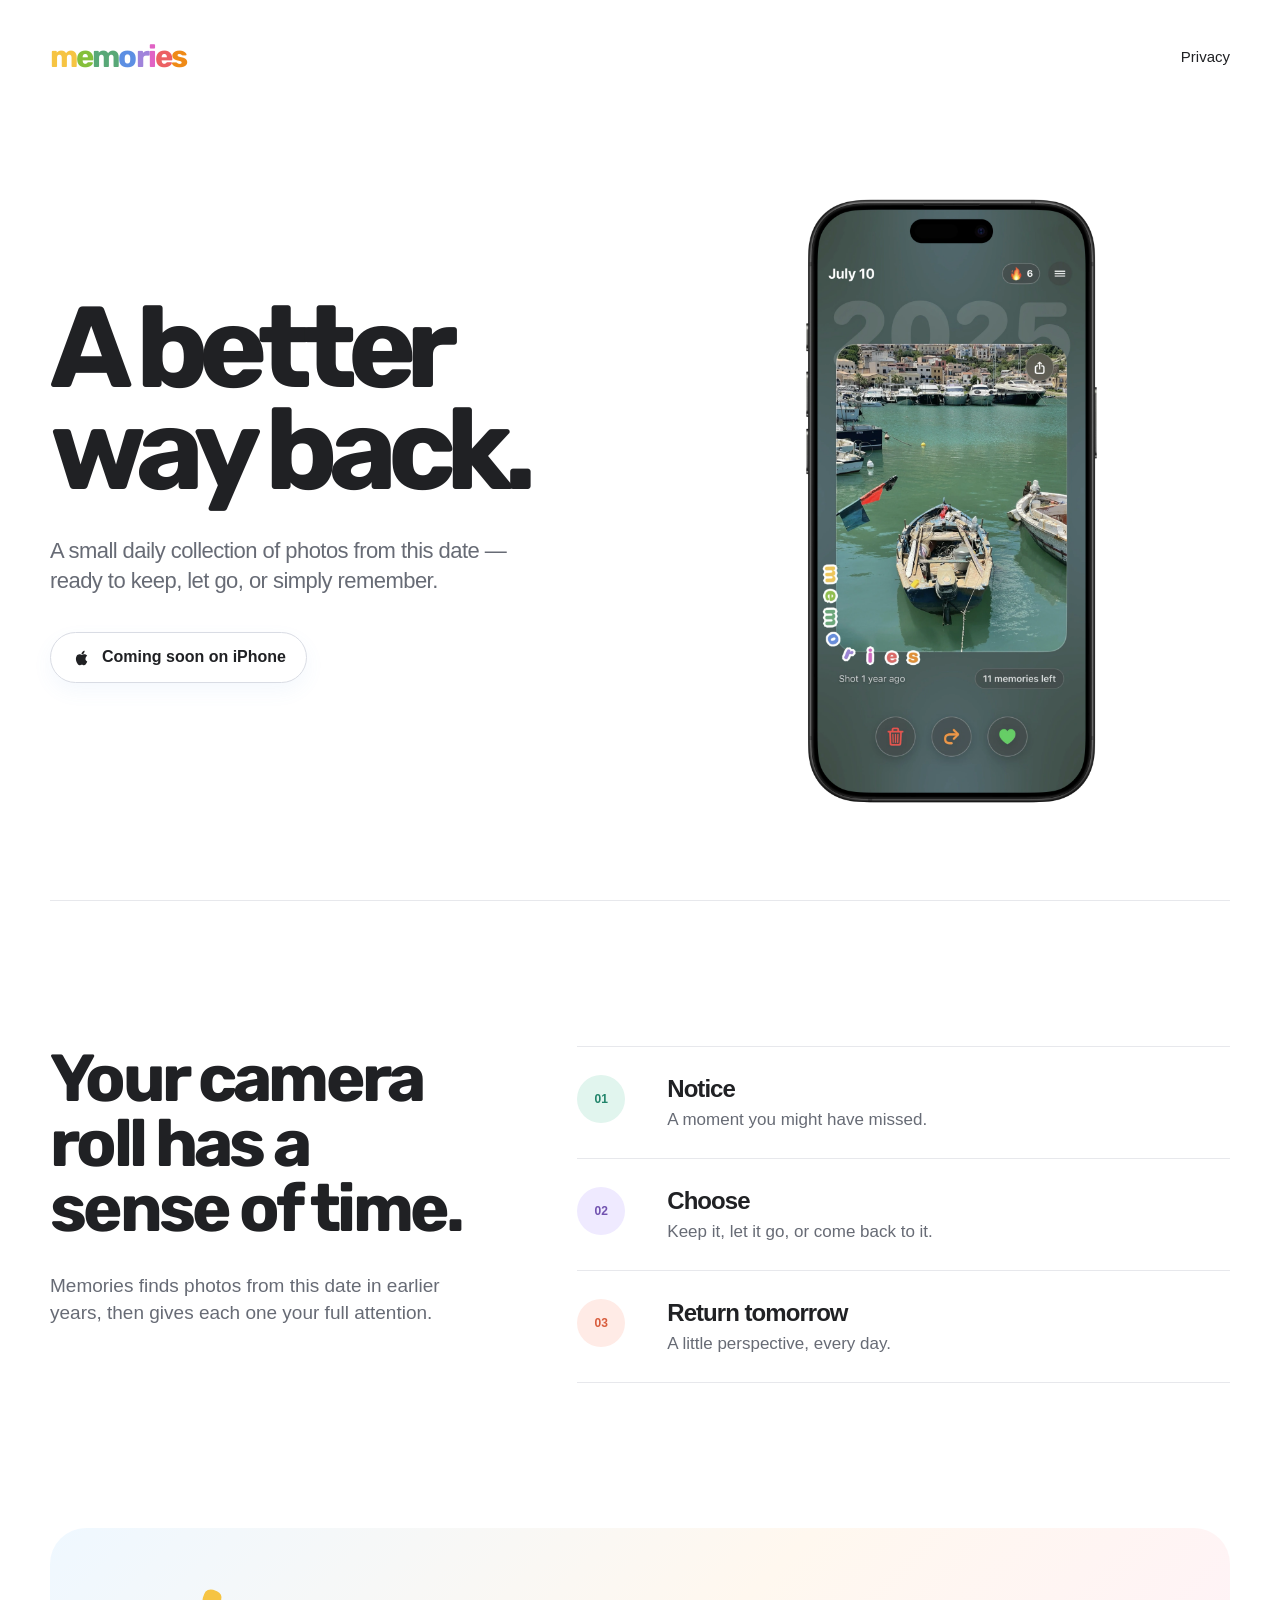
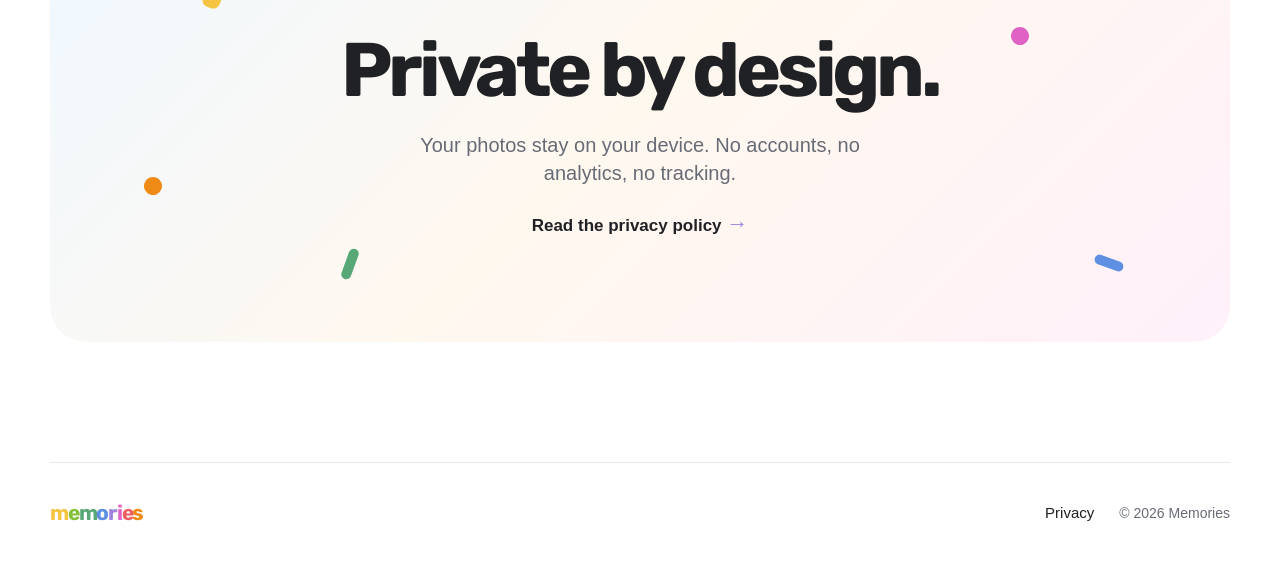
<file: index.html>
<!doctype html>
<html lang="en">
  <head>
    <meta charset="utf-8" />
    <meta name="viewport" content="width=device-width, initial-scale=1" />
    <meta name="description" content="Memories brings photos from this date back into view, privately on your iPhone." />
    <title>Memories — A better way back</title>
    <link rel="stylesheet" href="styles.css" />
    <link rel="stylesheet" href="rubik.css" />
    <link rel="stylesheet" href="screenshot.css?v=2" />
  </head>
  <body>
    <main>
      <nav class="nav shell" aria-label="Main navigation">
        <a class="wordmark" href="./" aria-label="Memories home"><span>m</span><span>e</span><span>m</span><span>o</span><span>r</span><span>i</span><span>e</span><span>s</span></a>
        <a class="nav-link" href="privacy/">Privacy</a>
      </nav>

      <section class="hero shell">
        <div class="hero-copy">
          <h1>A better<br />way back.</h1>
          <p>A small daily collection of photos from this date — ready to keep, let go, or simply remember.</p>
          <span class="coming-soon" aria-label="Coming soon on iPhone"><svg viewBox="0 0 24 24" aria-hidden="true"><path d="M16.7 13.1c0-2 1.7-3 1.8-3.1-1-1.4-2.5-1.6-3-1.6-1.3-.1-2.5.8-3.1.8-.7 0-1.6-.8-2.7-.8-1.4 0-2.7.8-3.4 2.1-1.5 2.6-.4 6.4 1 8.4.7 1 1.5 2.1 2.6 2 .9 0 1.3-.6 2.5-.6s1.5.6 2.5.6c1.1 0 1.8-1 2.5-2 .8-1.2 1.1-2.3 1.1-2.4-.1 0-2.1-.8-2.1-3.4ZM14.7 7.1c.6-.7 1-1.7.9-2.7-.9 0-2 .6-2.6 1.3-.6.6-1.1 1.6-1 2.6 1 .1 2-.5 2.7-1.2Z"/></svg>Coming soon on iPhone</span>
        </div>
        <img
          class="app-screenshot"
          src="assets/memories-app-1600.webp"
          width="2300"
          height="3400"
          fetchpriority="high"
          alt="The Memories app showing a photo from a past July 10"
        />
      </section>

      <section class="ritual shell">
        <div class="ritual-copy"><h2>Your camera roll has a sense of time.</h2><p>Memories finds photos from this date in earlier years, then gives each one your full attention.</p></div>
        <ol class="steps">
          <li><span class="step-dot aqua">01</span><div><strong>Notice</strong><p>A moment you might have missed.</p></div></li>
          <li><span class="step-dot purple">02</span><div><strong>Choose</strong><p>Keep it, let it go, or come back to it.</p></div></li>
          <li><span class="step-dot coral">03</span><div><strong>Return tomorrow</strong><p>A little perspective, every day.</p></div></li>
        </ol>
      </section>

      <section class="privacy-teaser shell"><div class="confetti" aria-hidden="true"><i></i><i></i><i></i><i></i><i></i></div><h2>Private by design.</h2><p>Your photos stay on your device. No accounts, no analytics, no tracking.</p><a class="text-link" href="privacy/">Read the privacy policy <span aria-hidden="true">→</span></a></section>
    </main>
    <footer class="shell"><a class="wordmark small" href="./" aria-label="Memories home"><span>m</span><span>e</span><span>m</span><span>o</span><span>r</span><span>i</span><span>e</span><span>s</span></a><a href="privacy/">Privacy</a><span>© 2026 Memories</span></footer>
  </body>
</html>
</file>
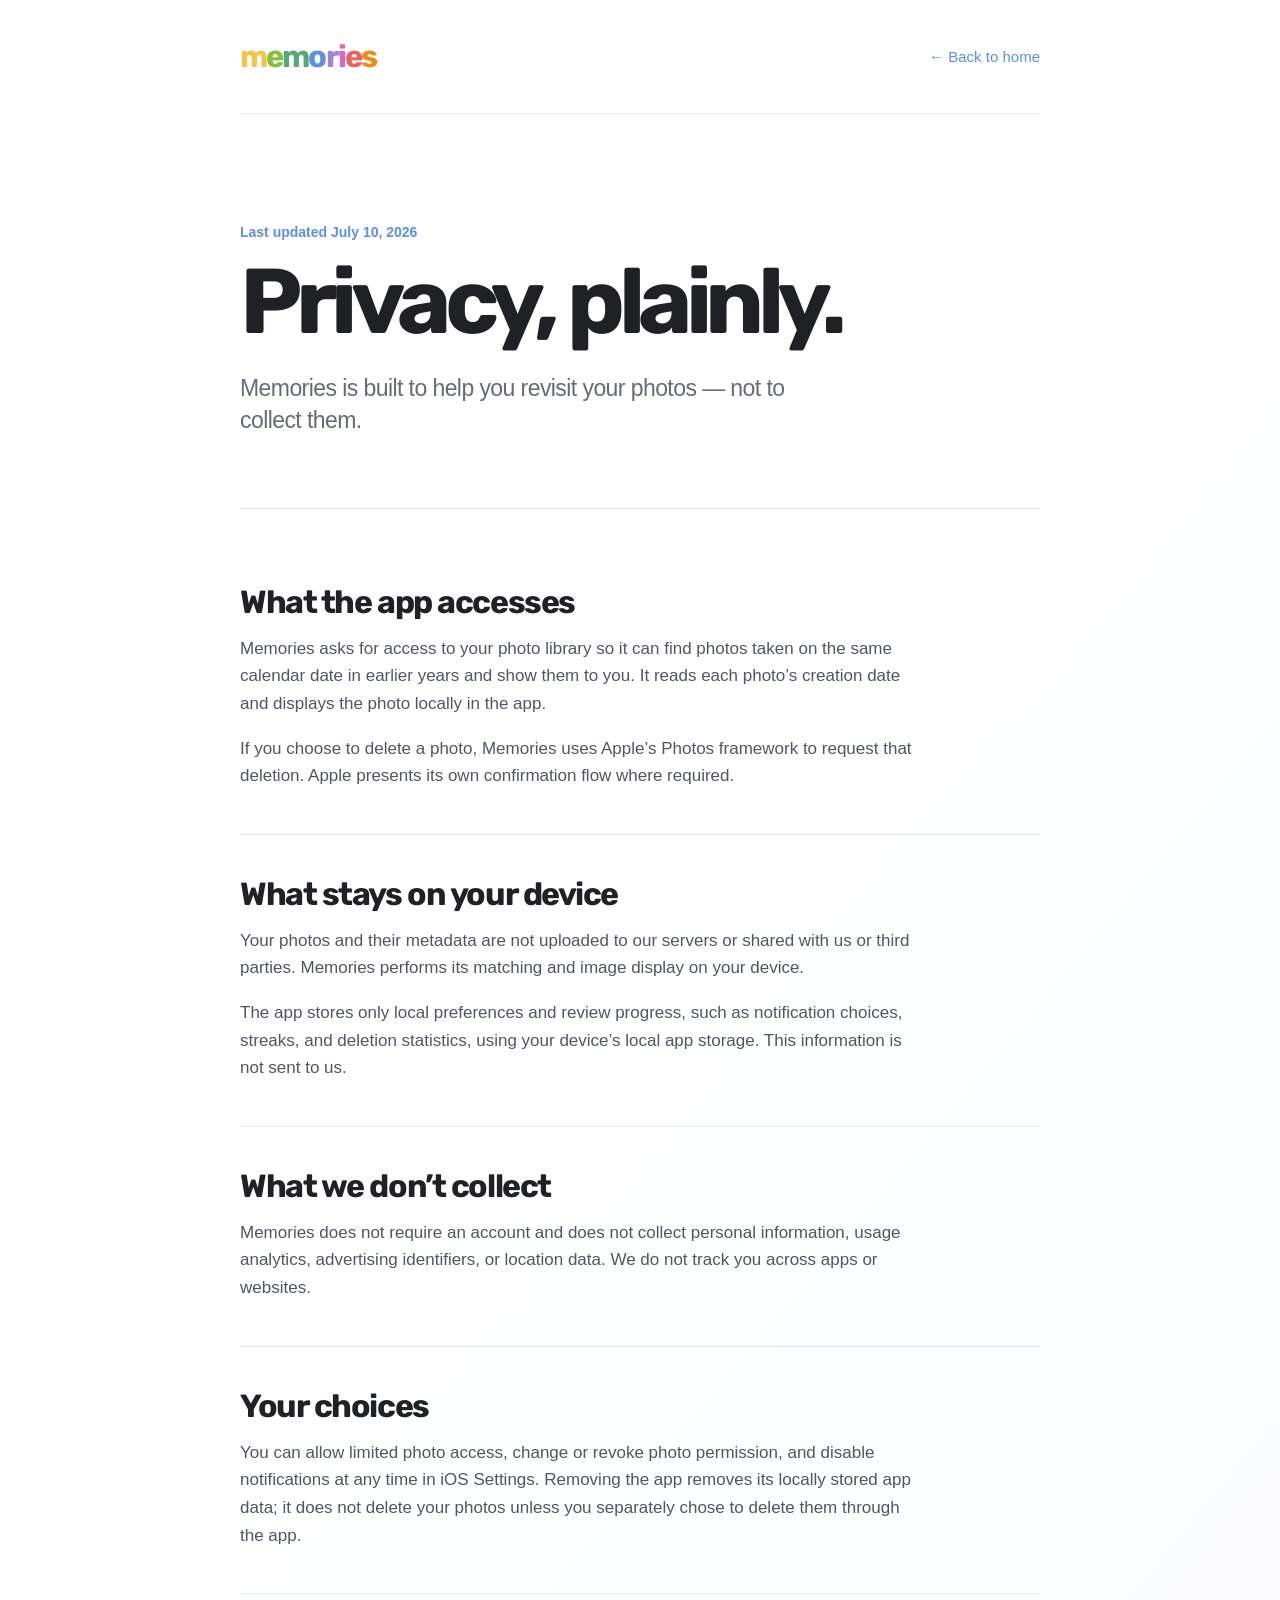
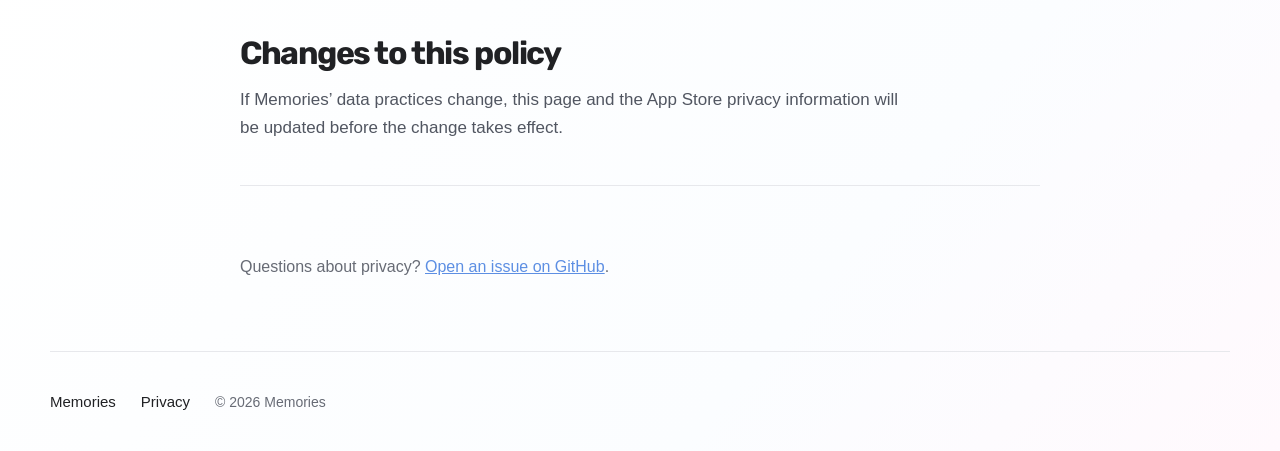
<file: privacy/index.html>
<!doctype html>
<html lang="en">
  <head><meta charset="utf-8" /><meta name="viewport" content="width=device-width, initial-scale=1" /><meta name="description" content="The Memories privacy policy." /><title>Privacy — Memories</title><link rel="stylesheet" href="../styles.css" /><link rel="stylesheet" href="../rubik.css" /></head>
  <body class="privacy-page">
    <main class="policy shell">
      <nav class="nav"><a class="wordmark" href="../" aria-label="Memories home"><span>m</span><span>e</span><span>m</span><span>o</span><span>r</span><span>i</span><span>e</span><span>s</span></a><a class="nav-link" href="../">← Back to home</a></nav>
      <header class="policy-intro"><p class="updated">Last updated July 10, 2026</p><h1>Privacy, plainly.</h1><p>Memories is built to help you revisit your photos — not to collect them.</p></header>
      <article>
        <section><h2>What the app accesses</h2><p>Memories asks for access to your photo library so it can find photos taken on the same calendar date in earlier years and show them to you. It reads each photo’s creation date and displays the photo locally in the app.</p><p>If you choose to delete a photo, Memories uses Apple’s Photos framework to request that deletion. Apple presents its own confirmation flow where required.</p></section>
        <section><h2>What stays on your device</h2><p>Your photos and their metadata are not uploaded to our servers or shared with us or third parties. Memories performs its matching and image display on your device.</p><p>The app stores only local preferences and review progress, such as notification choices, streaks, and deletion statistics, using your device’s local app storage. This information is not sent to us.</p></section>
        <section><h2>What we don’t collect</h2><p>Memories does not require an account and does not collect personal information, usage analytics, advertising identifiers, or location data. We do not track you across apps or websites.</p></section>
        <section><h2>Your choices</h2><p>You can allow limited photo access, change or revoke photo permission, and disable notifications at any time in iOS Settings. Removing the app removes its locally stored app data; it does not delete your photos unless you separately chose to delete them through the app.</p></section>
        <section><h2>Changes to this policy</h2><p>If Memories’ data practices change, this page and the App Store privacy information will be updated before the change takes effect.</p></section>
      </article>
      <p class="policy-end">Questions about privacy? <a href="https://github.com/alessandroliva/photoreview/issues">Open an issue on GitHub</a>.</p>
    </main>
    <footer class="shell"><a href="../">Memories</a><a href="./">Privacy</a><span>© 2026 Memories</span></footer>
  </body>
</html>
</file>
<file: styles.css>
:root{--ink:#202124;--muted:#676b75;--line:#e7e8ec;--paper:#fff;--red:#ec6063;--orange:#ef8a16;--yellow:#f6c443;--green:#85c03a;--aqua:#58a877;--blue:#5d8fe3;--purple:#a083db;--pink:#e062c4;--radius:28px}*{box-sizing:border-box}html{scroll-behavior:smooth}body{margin:0;background:var(--paper);color:var(--ink);font-family:-apple-system,BlinkMacSystemFont,"SF Pro Display","Helvetica Neue",Arial,sans-serif;-webkit-font-smoothing:antialiased}.shell{width:min(1180px,calc(100% - 48px));margin-inline:auto}.nav{height:112px;display:flex;align-items:center;justify-content:space-between}.wordmark{display:inline-flex;letter-spacing:-.06em;font-size:31px;font-weight:800;text-decoration:none;line-height:1}.wordmark span:nth-child(1){color:var(--yellow)}.wordmark span:nth-child(2){color:var(--green)}.wordmark span:nth-child(3){color:var(--aqua)}.wordmark span:nth-child(4){color:var(--blue)}.wordmark span:nth-child(5){color:var(--purple)}.wordmark span:nth-child(6){color:var(--pink)}.wordmark span:nth-child(7){color:var(--red)}.wordmark span:nth-child(8){color:var(--orange)}.nav-link,footer a{color:var(--ink);font-size:15px;text-decoration:none}.nav-link:hover,footer a:hover,.text-link:hover,.policy a:hover{text-decoration:underline}.hero{min-height:700px;display:grid;grid-template-columns:1.03fr .97fr;align-items:center;gap:32px;padding:30px 0 84px}.hero-copy h1{margin:0;font-size:clamp(72px,9vw,128px);letter-spacing:-.08em;line-height:.88;font-weight:700}.hero-copy p{max-width:510px;margin:36px 0;font-size:22px;line-height:1.35;letter-spacing:-.025em;color:var(--muted)}.coming-soon{display:inline-flex;align-items:center;gap:10px;padding:14px 20px;border:1px solid #d9dce4;border-radius:999px;font-size:16px;font-weight:600;box-shadow:0 8px 20px #5d8fe311}.coming-soon svg{width:21px;height:21px;fill:currentColor}.phone-stage{position:relative;height:640px;display:grid;place-items:center;isolation:isolate}.phone{position:relative;width:342px;height:610px;padding:66px 13px 14px;border:7px solid #252525;border-radius:54px;background:#171717;box-shadow:0 38px 62px #2a344a2e,0 4px 5px #0003;overflow:hidden;z-index:2}.island{position:absolute;z-index:3;top:14px;left:50%;width:114px;height:31px;border-radius:20px;transform:translateX(-50%);background:#080808}.phone-ui{position:absolute;z-index:3;top:65px;left:27px;color:#15171a;text-shadow:0 1px 3px #fff8}.date{font-size:23px;font-weight:700;margin:0}.years{font-size:14px;margin:3px 0}.more{position:absolute;left:245px;top:-8px;border:0;width:36px;height:36px;border-radius:50%;background:#fffdfcdd;color:#222;font-weight:700;letter-spacing:1px}.phone img{width:100%;height:100%;object-fit:cover;border-radius:38px}.phone-actions{position:absolute;display:flex;justify-content:space-between;align-items:center;left:28px;right:28px;bottom:27px;padding:10px 13px;border:1px solid #fff8;border-radius:26px;background:#ffffffa8;backdrop-filter:blur(16px)}.phone-actions span{display:grid;place-items:center;width:41px;height:41px;border-radius:50%;background:#fff;color:#222;font-size:27px;line-height:1}.orbit{position:absolute;border-radius:50%;filter:blur(1px);opacity:.78}.orbit-blue{width:310px;height:310px;background:#deecff;top:50px;right:5px}.orbit-pink{width:190px;height:190px;background:#ffe4f5;bottom:47px;left:5px}.orbit-yellow{width:128px;height:128px;background:#fff1c7;top:142px;left:2px}.ritual{padding:145px 0;display:grid;grid-template-columns:.78fr 1.22fr;gap:110px;border-top:1px solid var(--line)}h2{margin:0;letter-spacing:-.055em;font-size:clamp(42px,5.2vw,70px);line-height:.98}.ritual-copy p{max-width:420px;margin:30px 0 0;color:var(--muted);font-size:19px;line-height:1.45}.steps{display:grid;gap:0;margin:0;padding:0;list-style:none}.steps li{display:grid;grid-template-columns:70px 1fr;gap:20px;padding:28px 0;border-top:1px solid var(--line)}.steps li:last-child{border-bottom:1px solid var(--line)}.step-dot{display:grid;place-items:center;width:48px;height:48px;border-radius:50%;font-size:12px;font-weight:700}.aqua{background:#e1f5ee;color:#21846a}.purple{background:#efeaff;color:#7152b0}.coral{background:#ffebe6;color:#d85c3d}.steps strong{font-size:24px;letter-spacing:-.04em}.steps p{margin:7px 0 0;color:var(--muted);font-size:17px}.privacy-teaser{position:relative;overflow:hidden;margin-bottom:120px;padding:105px 10%;text-align:center;border-radius:36px;background:linear-gradient(135deg,#eff8ff 0%,#fff8ef 48%,#fff0fa 100%)}.privacy-teaser h2{font-size:clamp(46px,6vw,76px)}.privacy-teaser p{position:relative;z-index:1;max-width:500px;margin:24px auto;color:var(--muted);font-size:20px;line-height:1.4}.text-link{position:relative;z-index:1;color:var(--ink);font-size:17px;font-weight:650;text-decoration:none}.text-link span{color:var(--purple);font-size:22px}.confetti i{position:absolute;width:18px;height:18px;border-radius:7px;transform:rotate(20deg)}.confetti i:nth-child(1){background:var(--yellow);top:15%;left:13%}.confetti i:nth-child(2){background:var(--pink);top:24%;right:17%;border-radius:50%}.confetti i:nth-child(3){background:var(--aqua);bottom:15%;left:25%;width:10px;height:32px}.confetti i:nth-child(4){background:var(--blue);right:9%;bottom:18%;width:30px;height:10px}.confetti i:nth-child(5){background:var(--orange);top:60%;left:8%;border-radius:50%}footer{display:flex;align-items:center;gap:25px;min-height:100px;border-top:1px solid var(--line);color:var(--muted);font-size:14px}footer .small{font-size:21px;margin-right:auto}.privacy-page{background:linear-gradient(130deg,#fff 0%,#fff 42%,#fbfdff 80%,#fff9fd 100%)}.policy{max-width:800px}.policy .nav{height:114px;border-bottom:1px solid var(--line)}.policy-intro{padding:110px 0 72px;border-bottom:1px solid var(--line)}.updated{margin:0 0 19px;color:var(--blue);font-size:14px;font-weight:600}.policy-intro h1{margin:0;letter-spacing:-.07em;font-size:clamp(58px,8vw,92px);line-height:.94}.policy-intro>p:last-child{max-width:570px;margin:28px 0 0;font-size:23px;line-height:1.35;color:var(--muted);letter-spacing:-.025em}.policy article{padding:34px 0 72px}.policy article section{padding:44px 0;border-bottom:1px solid var(--line)}.policy article h2{font-size:32px;letter-spacing:-.045em}.policy article p{max-width:680px;margin:17px 0 0;color:#515661;font-size:17px;line-height:1.62}.policy-end{padding-bottom:75px;margin:0;color:var(--muted);font-size:16px}.policy a{color:var(--blue)}.privacy-page footer{max-width:1180px}
@media (max-width:760px){.shell{width:min(100% - 34px,600px)}.nav{height:84px}.wordmark{font-size:27px}.hero{grid-template-columns:1fr;padding-top:42px;gap:12px;min-height:auto}.hero-copy h1{font-size:clamp(65px,19vw,100px)}.hero-copy p{margin:28px 0;font-size:19px}.phone-stage{height:520px}.phone{transform:scale(.79);transform-origin:center}.ritual{padding:95px 0;grid-template-columns:1fr;gap:55px}.privacy-teaser{padding:72px 25px;margin-bottom:75px;border-radius:26px}.confetti i{transform:scale(.75)}footer{min-height:130px;flex-wrap:wrap;gap:16px}.policy .nav{height:84px}.policy-intro{padding:70px 0 52px}.policy-intro>p:last-child{font-size:20px}.policy article{padding-top:12px}.policy article section{padding:33px 0}.policy article h2{font-size:28px}.policy article p{font-size:16px}.privacy-page footer{width:min(100% - 34px,600px)}}
</file>
<file: rubik.css>
@font-face {
  font-family: "Rubik";
  src: url("assets/fonts/rubik-600.ttf") format("truetype");
  font-style: normal;
  font-weight: 600;
  font-display: swap;
}

@font-face {
  font-family: "Rubik";
  src: url("assets/fonts/rubik-700.ttf") format("truetype");
  font-style: normal;
  font-weight: 700;
  font-display: swap;
}

.wordmark,
.hero-copy h1,
h2,
.policy-intro h1 {
  font-family: "Rubik", -apple-system, BlinkMacSystemFont, "Helvetica Neue", Arial, sans-serif;
  font-weight: 700;
}
</file>
<file: screenshot.css>
.app-screenshot {
  display: block;
  width: min(100%, 600px);
  height: auto;
  margin: 0 auto;
}

@media (max-width: 760px) {
  .app-screenshot {
    width: min(100%, 440px);
  }
}

@media (min-width: 761px) {
  .hero {
    min-height: 0;
    padding-top: 0;
    padding-bottom: 32px;
  }

  .app-screenshot {
    width: auto;
    max-width: 100%;
    max-height: calc(100svh - 144px);
    object-fit: contain;
  }
}
</file>
